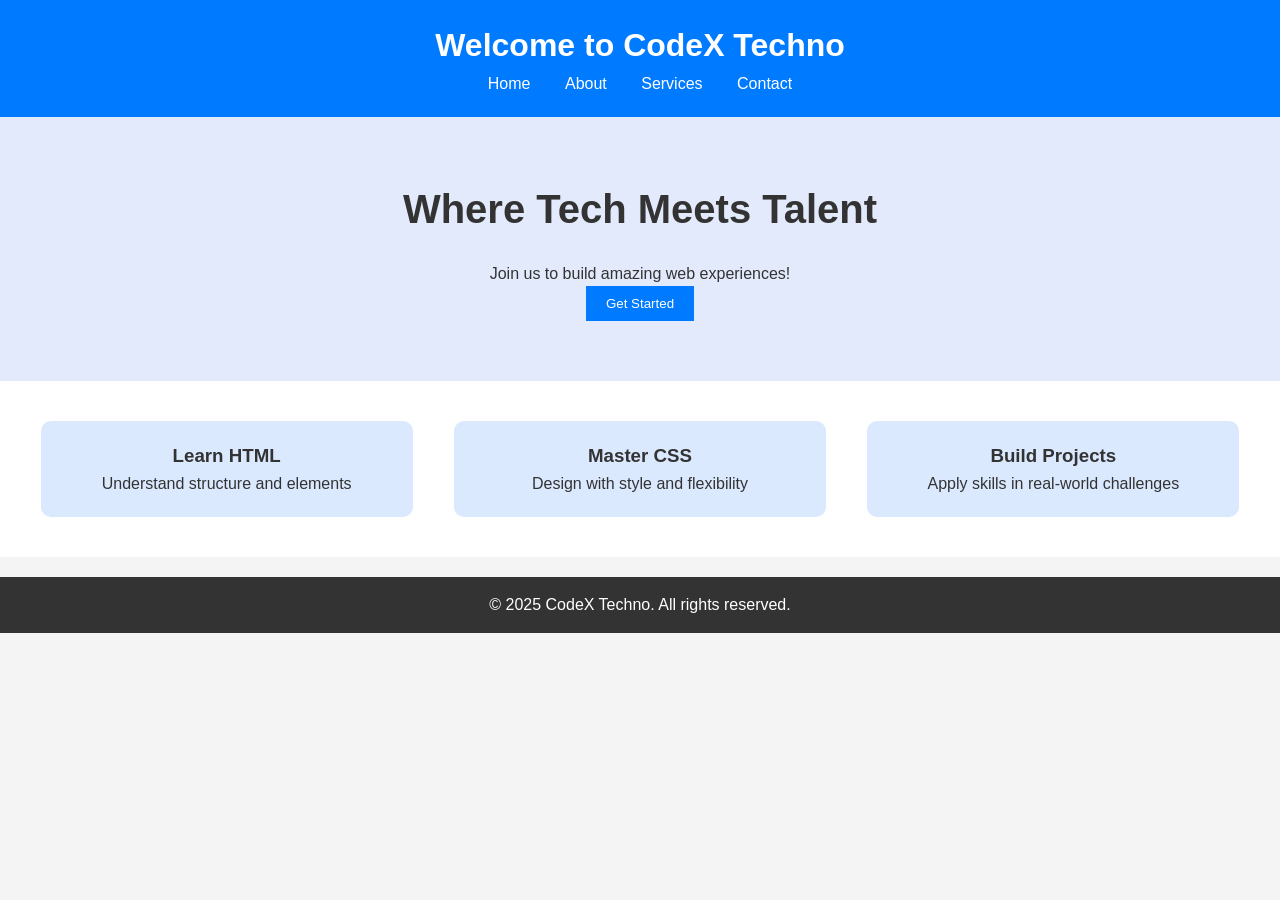
<file: Level_1_task_1/index.html>
<!DOCTYPE html>
<html lang="en">
<head>
  <meta charset="UTF-8">
  <meta name="viewport" content="width=device-width, initial-scale=1.0">
  <title>My Landing Page</title>
  <link rel="stylesheet" href="style.css">
</head>
<body>
  <header>
    <h1>Welcome to CodeX Techno</h1>
    <nav>
      <a href="#">Home</a>
      <a href="#">About</a>
      <a href="#">Services</a>
      <a href="#">Contact</a>
    </nav>
  </header>

  <section class="hero">
    <h2>Where Tech Meets Talent</h2>
    <p>Join us to build amazing web experiences!</p>
    <button>Get Started</button>
  </section>

  <section class="features">
    <div class="feature">
      <h3>Learn HTML</h3>
      <p>Understand structure and elements</p>
    </div>
    <div class="feature">
      <h3>Master CSS</h3>
      <p>Design with style and flexibility</p>
    </div>
    <div class="feature">
      <h3>Build Projects</h3>
      <p>Apply skills in real-world challenges</p>
    </div>
  </section>

  <footer>
    <p>© 2025 CodeX Techno. All rights reserved.</p>
  </footer>
</body>
</html>
</file>
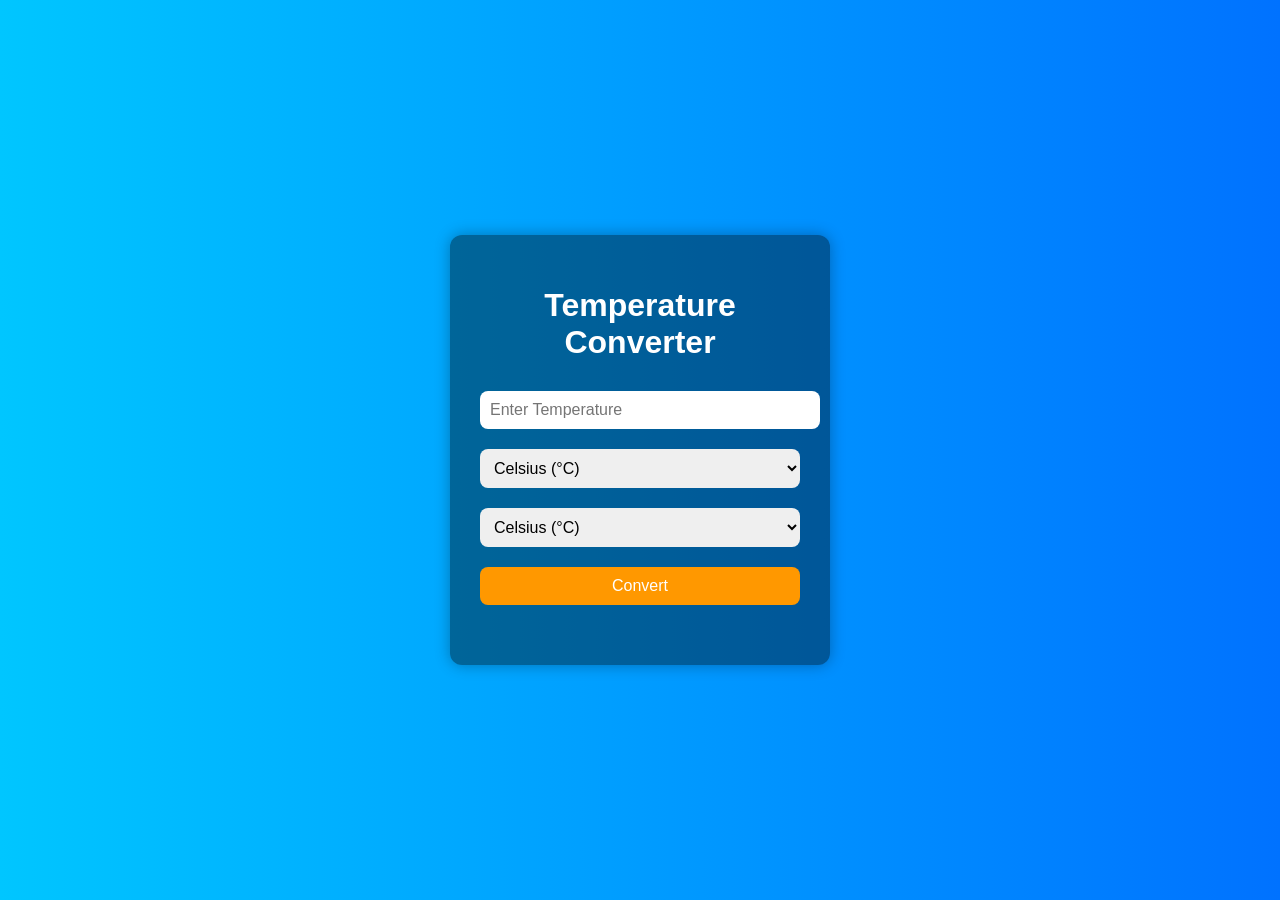
<file: level_1_task_3/index.html>
<!DOCTYPE html>
<html lang="en">
<head>
  <meta charset="UTF-8">
  <title>Temperature Converter</title>
  <style>
    body {
      font-family: 'Segoe UI', sans-serif;
      background: linear-gradient(to right, #00c6ff, #0072ff);
      color: #fff;
      display: flex;
      flex-direction: column;
      align-items: center;
      justify-content: center;
      height: 100vh;
      margin: 0;
    }

    .container {
      background: rgba(0, 0, 0, 0.4);
      padding: 30px;
      border-radius: 12px;
      box-shadow: 0 0 15px rgba(0,0,0,0.3);
      text-align: center;
      width: 320px;
    }

    h1 {
      margin-bottom: 20px;
    }

    input, select, button {
      margin: 10px 0;
      padding: 10px;
      width: 100%;
      border: none;
      border-radius: 8px;
      font-size: 1em;
    }

    button {
      background-color: #ff9800;
      color: white;
      cursor: pointer;
      transition: background 0.3s ease;
    }

    button:hover {
      background-color: #e68900;
    }

    #result {
      margin-top: 20px;
      font-weight: bold;
      font-size: 1.1em;
    }
  </style>
</head>
<body>

<div class="container">
  <h1>Temperature Converter</h1>
  <input type="number" id="tempInput" placeholder="Enter Temperature" />
  <select id="fromUnit">
    <option value="C">Celsius (°C)</option>
    <option value="F">Fahrenheit (°F)</option>
    <option value="K">Kelvin (K)</option>
  </select>
  <select id="toUnit">
    <option value="C">Celsius (°C)</option>
    <option value="F">Fahrenheit (°F)</option>
    <option value="K">Kelvin (K)</option>
  </select>
  <button onclick="convertTemp()">Convert</button>
  <div id="result"></div>
</div>

<script>
  function convertTemp() {
    const temp = parseFloat(document.getElementById('tempInput').value);
    const from = document.getElementById('fromUnit').value;
    const to = document.getElementById('toUnit').value;
    let result = '';

    if (isNaN(temp)) {
      result = "Please enter a valid number.";
    } else {
      if (from === to) {
        result = `${temp.toFixed(2)} °${to}`;
      } else {
        let celsius;

        // Convert from any unit to Celsius first
        if (from === 'C') celsius = temp;
        else if (from === 'F') celsius = (temp - 32) * 5/9;
        else if (from === 'K') celsius = temp - 273.15;

        // Convert from Celsius to target unit
        let finalTemp;
        if (to === 'C') finalTemp = celsius;
        else if (to === 'F') finalTemp = (celsius * 9/5) + 32;
        else if (to === 'K') finalTemp = celsius + 273.15;

        result = `Converted Temperature: ${finalTemp.toFixed(2)} °${to}`;
      }
    }

    document.getElementById('result').innerText = result;
  }
</script>

</body>
</html>
</file>
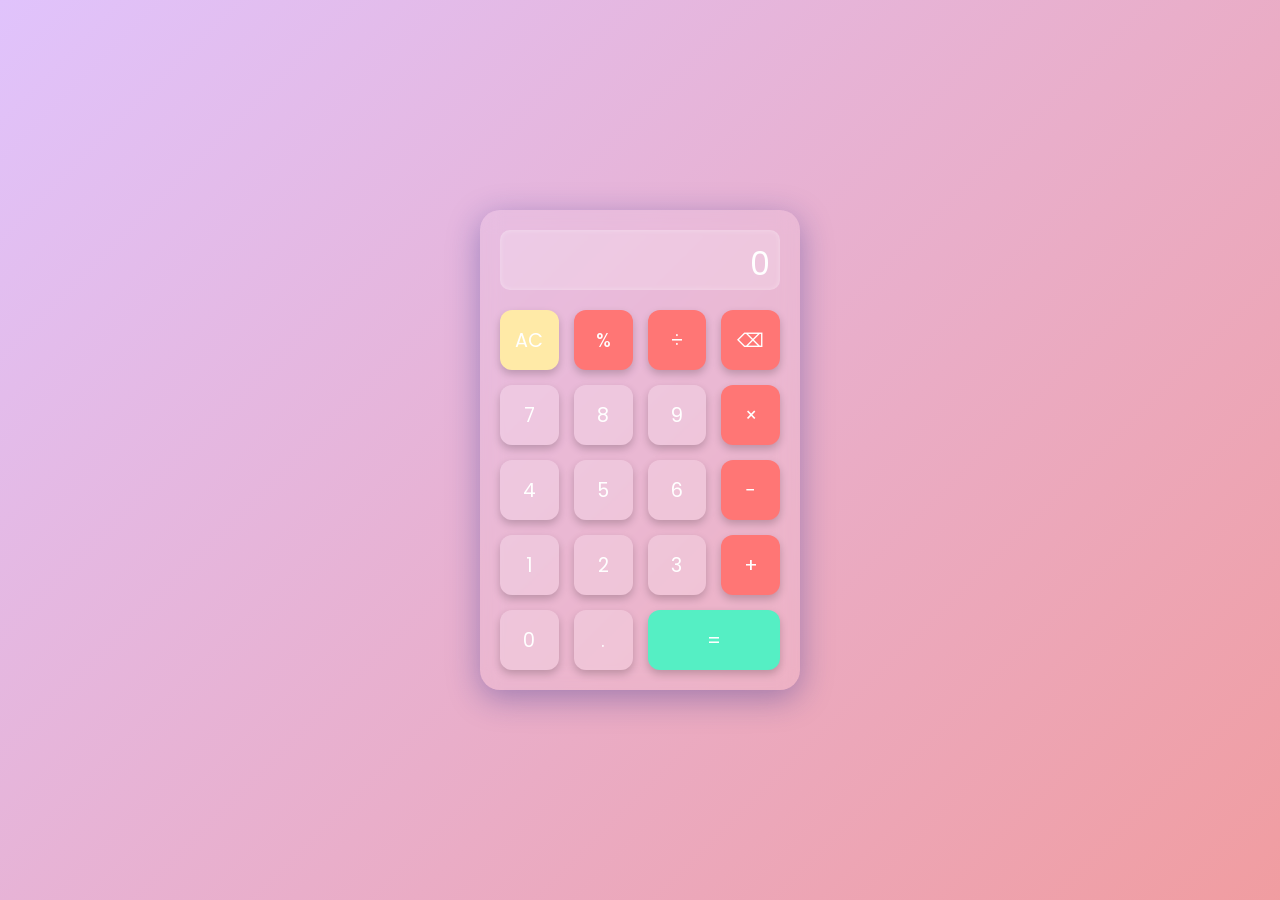
<file: level_2_task_1/index.html>
<!DOCTYPE html>
<html lang="en">
<head>
  <meta charset="UTF-8" />
  <meta name="viewport" content="width=device-width, initial-scale=1.0" />
  <title>Modern Glass Calculator</title>
  <link href="https://fonts.googleapis.com/css2?family=Poppins:wght@400;600&display=swap" rel="stylesheet" />
  <style>
    * {
      margin: 0;
      padding: 0;
      box-sizing: border-box;
      font-family: 'Poppins', sans-serif;
    }

    body {
      height: 100vh;
      display: flex;
      justify-content: center;
      align-items: center;
      background: linear-gradient(-45deg, #6e8efb, #a777e3, #f69082, #e0c3fc);
      background-size: 400% 400%;
      animation: gradientBG 15s ease infinite;
    }

    @keyframes gradientBG {
      0% { background-position: 0% 50%; }
      50% { background-position: 100% 50%; }
      100% { background-position: 0% 50%; }
    }

    .calculator {
      background: rgba(255, 255, 255, 0.1);
      box-shadow: 0 8px 32px 0 rgba(31, 38, 135, 0.37);
      backdrop-filter: blur(10px);
      border-radius: 20px;
      padding: 20px;
      display: flex;
      flex-direction: column;
      align-items: center;
      width: 320px;
    }

    .display {
      width: 100%;
      height: 60px;
      background: rgba(255, 255, 255, 0.2);
      border-radius: 10px;
      margin-bottom: 20px;
      text-align: right;
      font-size: 2rem;
      color: #fff;
      padding: 10px;
      box-shadow: inset 0 0 5px rgba(255,255,255,0.3);
    }

    .buttons {
      display: grid;
      grid-template-columns: repeat(4, 1fr);
      gap: 15px;
      width: 100%;
    }

    button {
      height: 60px;
      border: none;
      border-radius: 12px;
      font-size: 1.2rem;
      cursor: pointer;
      background: rgba(255, 255, 255, 0.2);
      color: #fff;
      transition: all 0.3s ease;
      box-shadow: 0 4px 8px rgba(0,0,0,0.2);
    }

    button:hover {
      background: rgba(255, 255, 255, 0.4);
      transform: translateY(-3px);
      box-shadow: 0 6px 15px rgba(0,0,0,0.3);
    }

    .operator { background-color: #ff7675; }
    .equal { background-color: #55efc4; grid-column: span 2; }
    .clear { background-color: #ffeaa7; }
  </style>
</head>
<body>
  <div class="calculator">
    <div class="display" id="display">0</div>
    <div class="buttons">
      <button class="clear" onclick="clearDisplay()">AC</button>
      <button class="operator" onclick="appendValue('%')">%</button>
      <button class="operator" onclick="appendValue('/')">&divide;</button>
      <button class="operator" onclick="backspace()">⌫</button>

      <button onclick="appendValue('7')">7</button>
      <button onclick="appendValue('8')">8</button>
      <button onclick="appendValue('9')">9</button>
      <button class="operator" onclick="appendValue('*')">&times;</button>

      <button onclick="appendValue('4')">4</button>
      <button onclick="appendValue('5')">5</button>
      <button onclick="appendValue('6')">6</button>
      <button class="operator" onclick="appendValue('-')">&minus;</button>

      <button onclick="appendValue('1')">1</button>
      <button onclick="appendValue('2')">2</button>
      <button onclick="appendValue('3')">3</button>
      <button class="operator" onclick="appendValue('+')">+</button>

      <button onclick="appendValue('0')">0</button>
      <button onclick="appendValue('.')">.</button>
      <button class="equal" onclick="calculate()">=</button>
    </div>
  </div>

  <script>
    const display = document.getElementById('display');

    function appendValue(val) {
      if (display.textContent === '0') {
        display.textContent = val;
      } else {
        display.textContent += val;
      }
    }

    function clearDisplay() {
      display.textContent = '0';
    }

    function backspace() {
      display.textContent = display.textContent.slice(0, -1) || '0';
    }

    function calculate() {
      try {
        display.textContent = eval(display.textContent);
      } catch {
        display.textContent = 'Error';
      }
    }
  </script>
</body>
</html>
</file>
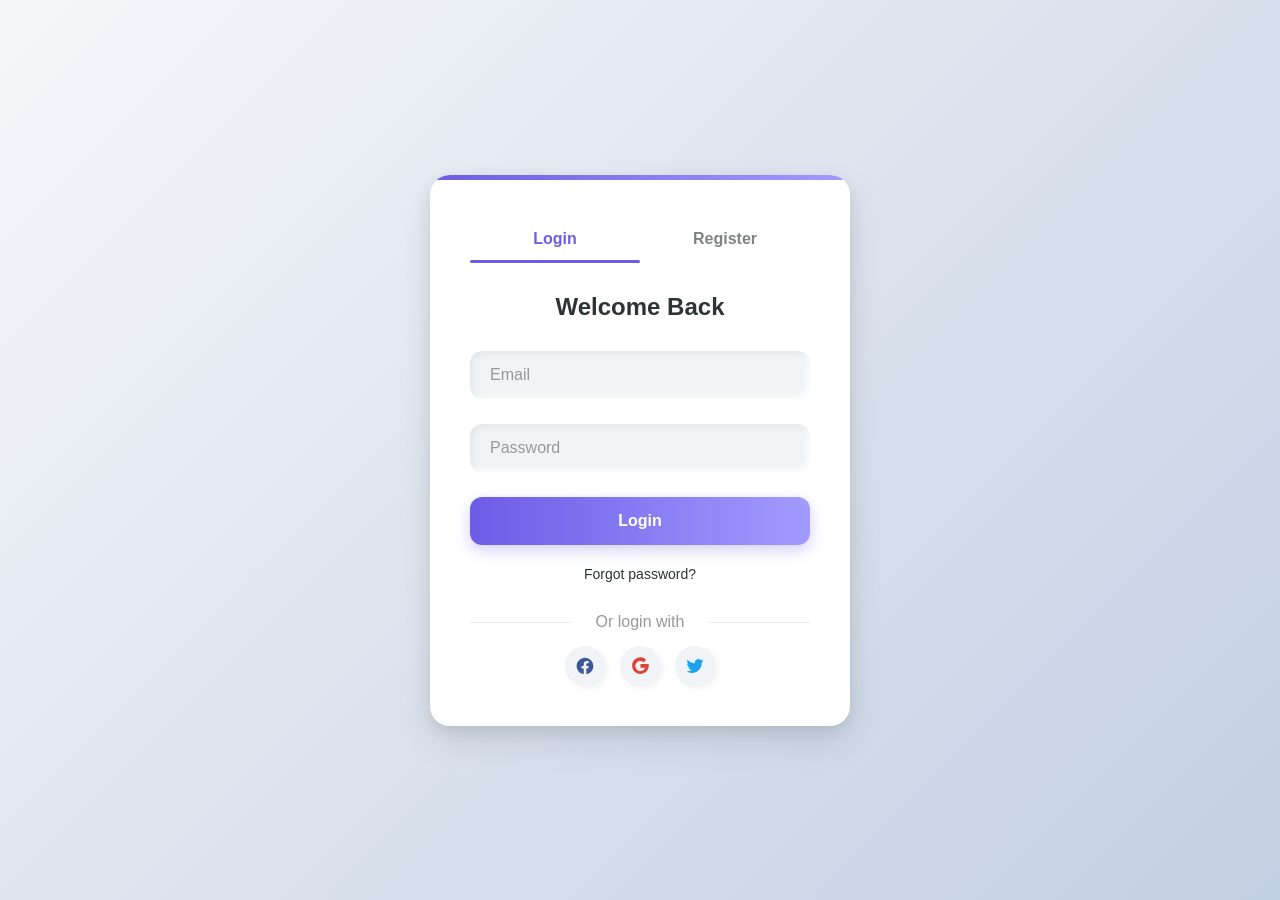
<file: level_2_task_4/index.html>
<!DOCTYPE html>
<html lang="en">
<head>
    <meta charset="UTF-8">
    <meta name="viewport" content="width=device-width, initial-scale=1.0">
    <title>Modern Auth System</title>
    <style>
        :root {
            --primary: #6c5ce7;
            --secondary: #a29bfe;
            --dark: #2d3436;
            --light: #f5f6fa;
            --success: #00b894;
            --error: #d63031;
        }

        * {
            margin: 0;
            padding: 0;
            box-sizing: border-box;
            font-family: 'Segoe UI', Tahoma, Geneva, Verdana, sans-serif;
        }

        body {
            background: linear-gradient(135deg, #f5f7fa 0%, #c3cfe2 100%);
            min-height: 100vh;
            display: flex;
            justify-content: center;
            align-items: center;
            padding: 20px;
        }

        .auth-container {
            position: relative;
            width: 100%;
            max-width: 420px;
            background: white;
            border-radius: 20px;
            box-shadow: 
                0 15px 35px rgba(0, 0, 0, 0.1),
                0 5px 15px rgba(0, 0, 0, 0.07);
            overflow: hidden;
            transition: all 0.6s cubic-bezier(0.175, 0.885, 0.32, 1.1);
        }

        .auth-container::before {
            content: '';
            position: absolute;
            top: 0;
            left: 0;
            width: 100%;
            height: 5px;
            background: linear-gradient(90deg, var(--primary), var(--secondary));
        }

        .form-container {
            padding: 40px;
        }

        .tabs {
            display: flex;
            margin-bottom: 30px;
            position: relative;
        }

        .tab {
            flex: 1;
            text-align: center;
            padding: 15px 0;
            cursor: pointer;
            font-weight: 600;
            color: var(--dark);
            opacity: 0.6;
            transition: all 0.3s ease;
            position: relative;
            z-index: 1;
        }

        .tab.active {
            opacity: 1;
            color: var(--primary);
        }

        .tab-slider {
            position: absolute;
            bottom: 0;
            left: 0;
            width: 50%;
            height: 3px;
            background: var(--primary);
            border-radius: 3px;
            transition: all 0.4s cubic-bezier(0.175, 0.885, 0.32, 1.1);
        }

        .auth-form {
            display: none;
            animation: fadeIn 0.5s ease forwards;
        }

        .auth-form.active {
            display: block;
        }

        @keyframes fadeIn {
            from {
                opacity: 0;
                transform: translateY(10px);
            }
            to {
                opacity: 1;
                transform: translateY(0);
            }
        }

        .form-title {
            text-align: center;
            margin-bottom: 30px;
            color: var(--dark);
            font-size: 24px;
        }

        .input-group {
            position: relative;
            margin-bottom: 25px;
        }

        .input-group input {
            width: 100%;
            padding: 15px 20px;
            border: none;
            background: #f1f3f6;
            border-radius: 12px;
            font-size: 16px;
            outline: none;
            transition: all 0.3s ease;
            box-shadow: inset 3px 3px 6px rgba(0, 0, 0, 0.05),
                        inset -3px -3px 6px rgba(255, 255, 255, 0.8);
        }

        .input-group input:focus {
            box-shadow: inset 1px 1px 3px rgba(0, 0, 0, 0.05),
                        inset -1px -1px 3px rgba(255, 255, 255, 0.8),
                        0 0 0 3px rgba(108, 92, 231, 0.2);
        }

        .input-group label {
            position: absolute;
            top: 15px;
            left: 20px;
            color: #999;
            pointer-events: none;
            transition: all 0.3s ease;
        }

        .input-group input:focus + label,
        .input-group input:not(:placeholder-shown) + label {
            top: -10px;
            left: 10px;
            font-size: 12px;
            background: white;
            padding: 0 5px;
            color: var(--primary);
        }

        .submit-btn {
            width: 100%;
            padding: 15px;
            border: none;
            background: linear-gradient(90deg, var(--primary), var(--secondary));
            color: white;
            font-size: 16px;
            font-weight: 600;
            border-radius: 12px;
            cursor: pointer;
            transition: all 0.3s ease;
            box-shadow: 0 5px 15px rgba(108, 92, 231, 0.3);
        }

        .submit-btn:hover {
            transform: translateY(-2px);
            box-shadow: 0 8px 20px rgba(108, 92, 231, 0.4);
        }

        .submit-btn:active {
            transform: translateY(0);
        }

        .forgot-password {
            text-align: center;
            margin-top: 20px;
        }

        .forgot-password a {
            color: var(--dark);
            text-decoration: none;
            font-size: 14px;
            transition: color 0.3s ease;
        }

        .forgot-password a:hover {
            color: var(--primary);
        }

        .error-message {
            color: var(--error);
            font-size: 14px;
            margin-top: 5px;
            display: none;
            animation: shake 0.5s ease;
        }

        @keyframes shake {
            0%, 100% { transform: translateX(0); }
            20%, 60% { transform: translateX(-5px); }
            40%, 80% { transform: translateX(5px); }
        }

        .social-login {
            margin-top: 30px;
            text-align: center;
        }

        .social-login p {
            color: #999;
            margin-bottom: 15px;
            position: relative;
        }

        .social-login p::before,
        .social-login p::after {
            content: '';
            position: absolute;
            top: 50%;
            width: 30%;
            height: 1px;
            background: #eee;
        }

        .social-login p::before {
            left: 0;
        }

        .social-login p::after {
            right: 0;
        }

        .social-icons {
            display: flex;
            justify-content: center;
            gap: 15px;
        }

        .social-icon {
            width: 40px;
            height: 40px;
            border-radius: 50%;
            display: flex;
            align-items: center;
            justify-content: center;
            background: #f1f3f6;
            cursor: pointer;
            transition: all 0.3s ease;
            box-shadow: 3px 3px 6px rgba(0, 0, 0, 0.05),
                        -3px -3px 6px rgba(255, 255, 255, 0.8);
        }

        .social-icon:hover {
            transform: translateY(-3px);
            box-shadow: 5px 5px 10px rgba(0, 0, 0, 0.1),
                        -5px -5px 10px rgba(255, 255, 255, 0.8);
        }

        .social-icon:active {
            transform: translateY(0);
            box-shadow: inset 2px 2px 5px rgba(0, 0, 0, 0.1),
                        inset -2px -2px 5px rgba(255, 255, 255, 0.8);
        }

        @media (max-width: 480px) {
            .form-container {
                padding: 30px 20px;
            }
            
            .form-title {
                font-size: 20px;
                margin-bottom: 20px;
            }
            
            .input-group input {
                padding: 12px 15px;
            }
        }
    </style>
</head>
<body>
    <div class="auth-container">
        <div class="form-container">
            <div class="tabs">
                <div class="tab active" data-tab="login">Login</div>
                <div class="tab" data-tab="register">Register</div>
                <div class="tab-slider"></div>
            </div>

            <form id="login-form" class="auth-form active">
                <h2 class="form-title">Welcome Back</h2>
                <div class="input-group">
                    <input type="text" id="login-email" placeholder=" " required>
                    <label for="login-email">Email</label>
                    <div class="error-message" id="login-email-error">Please enter your email</div>
                </div>
                <div class="input-group">
                    <input type="password" id="login-password" placeholder=" " required>
                    <label for="login-password">Password</label>
                    <div class="error-message" id="login-password-error">Please enter your password</div>
                </div>
                <button type="submit" class="submit-btn">Login</button>
                <div class="forgot-password">
                    <a href="#">Forgot password?</a>
                </div>
                <div class="social-login">
                    <p>Or login with</p>
                    <div class="social-icons">
                        <div class="social-icon">
                            <svg width="20" height="20" viewBox="0 0 24 24" fill="#3b5998">
                                <path d="M22 12c0-5.523-4.477-10-10-10S2 6.477 2 12c0 4.991 3.657 9.128 8.438 9.878v-6.987h-2.54V12h2.54V9.797c0-2.506 1.492-3.89 3.777-3.89 1.094 0 2.238.195 2.238.195v2.46h-1.26c-1.243 0-1.63.771-1.63 1.562V12h2.773l-.443 2.89h-2.33v6.988C18.343 21.128 22 16.991 22 12z"/>
                            </svg>
                        </div>
                        <div class="social-icon">
                            <svg width="20" height="20" viewBox="0 0 24 24" fill="#db4437">
                                <path d="M12.545 10.239v3.821h5.445c-0.712 2.315-2.647 3.972-5.445 3.972-3.332 0-6.033-2.701-6.033-6.032s2.701-6.032 6.033-6.032c1.498 0 2.866.549 3.921 1.453l2.814-2.814C17.503 2.332 15.139 1.5 12.545 1.5 7.021 1.5 2.545 5.976 2.545 11.5s4.476 10 10 10c8.396 0 10-7.496 10-10 0-0.67-0.069-1.325-0.189-1.961H12.545z"/>
                            </svg>
                        </div>
                        <div class="social-icon">
                            <svg width="20" height="20" viewBox="0 0 24 24" fill="#1da1f2">
                                <path d="M22.162 5.656a8.384 8.384 0 01-2.402.658A4.196 4.196 0 0021.6 4c-.82.488-1.719.83-2.656 1.015a4.182 4.182 0 00-7.126 3.814 11.874 11.874 0 01-8.62-4.37 4.168 4.168 0 00-.566 2.103c0 1.45.738 2.731 1.86 3.481a4.168 4.168 0 01-1.894-.523v.052a4.185 4.185 0 003.355 4.101 4.21 4.21 0 01-1.89.072A4.185 4.185 0 007.97 16.65a8.394 8.394 0 01-6.191 1.732 11.83 11.83 0 006.41 1.88c7.693 0 11.9-6.373 11.9-11.9 0-.18-.005-.362-.013-.54a8.496 8.496 0 002.087-2.165z"/>
                            </svg>
                        </div>
                    </div>
                </div>
            </form>

            <form id="register-form" class="auth-form">
                <h2 class="form-title">Create Account</h2>
                <div class="input-group">
                    <input type="text" id="register-name" placeholder=" " required>
                    <label for="register-name">Full Name</label>
                    <div class="error-message" id="register-name-error">Please enter your name</div>
                </div>
                <div class="input-group">
                    <input type="email" id="register-email" placeholder=" " required>
                    <label for="register-email">Email</label>
                    <div class="error-message" id="register-email-error">Please enter a valid email</div>
                </div>
                <div class="input-group">
                    <input type="password" id="register-password" placeholder=" " required>
                    <label for="register-password">Password</label>
                    <div class="error-message" id="register-password-error">Password must be at least 6 characters</div>
                </div>
                <div class="input-group">
                    <input type="password" id="register-confirm" placeholder=" " required>
                    <label for="register-confirm">Confirm Password</label>
                    <div class="error-message" id="register-confirm-error">Passwords don't match</div>
                </div>
                <button type="submit" class="submit-btn">Register</button>
            </form>
        </div>
    </div>

    <script>
        document.addEventListener('DOMContentLoaded', function() {
            // Tab switching
            const tabs = document.querySelectorAll('.tab');
            const tabSlider = document.querySelector('.tab-slider');
            const authForms = document.querySelectorAll('.auth-form');

            tabs.forEach(tab => {
                tab.addEventListener('click', function() {
                    // Update active tab
                    tabs.forEach(t => t.classList.remove('active'));
                    this.classList.add('active');
                    
                    // Move slider
                    const tabIndex = this.dataset.tab === 'login' ? 0 : 1;
                    tabSlider.style.transform = `translateX(${tabIndex * 100}%)`;
                    
                    // Show corresponding form
                    authForms.forEach(form => form.classList.remove('active'));
                    document.getElementById(`${this.dataset.tab}-form`).classList.add('active');
                });
            });

            // Form validation
            const loginForm = document.getElementById('login-form');
            const registerForm = document.getElementById('register-form');

            loginForm.addEventListener('submit', function(e) {
                e.preventDefault();
                let isValid = true;
                
                // Validate email
                const loginEmail = document.getElementById('login-email');
                const loginEmailError = document.getElementById('login-email-error');
                if (!loginEmail.value.trim()) {
                    loginEmailError.style.display = 'block';
                    isValid = false;
                } else {
                    loginEmailError.style.display = 'none';
                }
                
                // Validate password
                const loginPassword = document.getElementById('login-password');
                const loginPasswordError = document.getElementById('login-password-error');
                if (!loginPassword.value.trim()) {
                    loginPasswordError.style.display = 'block';
                    isValid = false;
                } else {
                    loginPasswordError.style.display = 'none';
                }
                
                if (isValid) {
                    // Simulate successful login
                    console.log('Login submitted:', {
                        email: loginEmail.value,
                        password: loginPassword.value
                    });
                    alert('Login successful! (This is a demo)');
                }
            });

            registerForm.addEventListener('submit', function(e) {
                e.preventDefault();
                let isValid = true;
                
                // Validate name
                const registerName = document.getElementById('register-name');
                const registerNameError = document.getElementById('register-name-error');
                if (!registerName.value.trim()) {
                    registerNameError.style.display = 'block';
                    isValid = false;
                } else {
                    registerNameError.style.display = 'none';
                }
                
                // Validate email
                const registerEmail = document.getElementById('register-email');
                const registerEmailError = document.getElementById('register-email-error');
                const emailRegex = /^[^\s@]+@[^\s@]+\.[^\s@]+$/;
                if (!registerEmail.value.trim()) {
                    registerEmailError.textContent = 'Please enter your email';
                    registerEmailError.style.display = 'block';
                    isValid = false;
                } else if (!emailRegex.test(registerEmail.value)) {
                    registerEmailError.textContent = 'Please enter a valid email';
                    registerEmailError.style.display = 'block';
                    isValid = false;
                } else {
                    registerEmailError.style.display = 'none';
                }
                
                // Validate password
                const registerPassword = document.getElementById('register-password');
                const registerPasswordError = document.getElementById('register-password-error');
                if (!registerPassword.value.trim()) {
                    registerPasswordError.textContent = 'Please enter a password';
                    registerPasswordError.style.display = 'block';
                    isValid = false;
                } else if (registerPassword.value.length < 6) {
                    registerPasswordError.textContent = 'Password must be at least 6 characters';
                    registerPasswordError.style.display = 'block';
                    isValid = false;
                } else {
                    registerPasswordError.style.display = 'none';
                }
                
                // Validate confirm password
                const registerConfirm = document.getElementById('register-confirm');
                const registerConfirmError = document.getElementById('register-confirm-error');
                if (!registerConfirm.value.trim()) {
                    registerConfirmError.textContent = 'Please confirm your password';
                    registerConfirmError.style.display = 'block';
                    isValid = false;
                } else if (registerConfirm.value !== registerPassword.value) {
                    registerConfirmError.textContent = 'Passwords don\'t match';
                    registerConfirmError.style.display = 'block';
                    isValid = false;
                } else {
                    registerConfirmError.style.display = 'none';
                }
                
                if (isValid) {
                    // Simulate successful registration
                    console.log('Registration submitted:', {
                        name: registerName.value,
                        email: registerEmail.value,
                        password: registerPassword.value
                    });
                    alert('Registration successful! (This is a demo)');
                    
                    // Switch to login tab
                    document.querySelector('.tab[data-tab="login"]').click();
                    loginForm.querySelector('input[type="email"]').value = registerEmail.value;
                    loginForm.querySelector('input[type="password"]').value = registerPassword.value;
                }
            });

            // Add floating label functionality
            document.querySelectorAll('.input-group input').forEach(input => {
                input.addEventListener('focus', function() {
                    this.parentNode.querySelector('label').style.color = 'var(--primary)';
                });
                
                input.addEventListener('blur', function() {
                    this.parentNode.querySelector('label').style.color = '#999';
                });
            });
        });
    </script>
</body>
</html>
</file>
<file: Level_1_task_1/style.css>
* {
  margin: 0;
  padding: 0;
  box-sizing: border-box;
}

body {
  font-family: 'Segoe UI', sans-serif;
  line-height: 1.6;
  background-color: #f4f4f4;
  color: #333;
}

header {
  background: #007bff;
  color: white;
  padding: 20px;
  text-align: center;
}

nav a {
  color: white;
  margin: 0 15px;
  text-decoration: none;
}

.hero {
  background: #e2eafc;
  text-align: center;
  padding: 60px 20px;
}

.hero h2 {
  font-size: 2.5rem;
  margin-bottom: 20px;
}

.hero button {
  padding: 10px 20px;
  background: #007bff;
  color: white;
  border: none;
  cursor: pointer;
}

.features {
  display: flex;
  justify-content: space-around;
  padding: 40px 20px;
  background-color: #fff;
}

.feature {
  background: #dbe9ff;
  padding: 20px;
  border-radius: 10px;
  width: 30%;
  text-align: center;
}

footer {
  background: #333;
  color: white;
  text-align: center;
  padding: 15px 0;
  margin-top: 20px;
}
</file>
